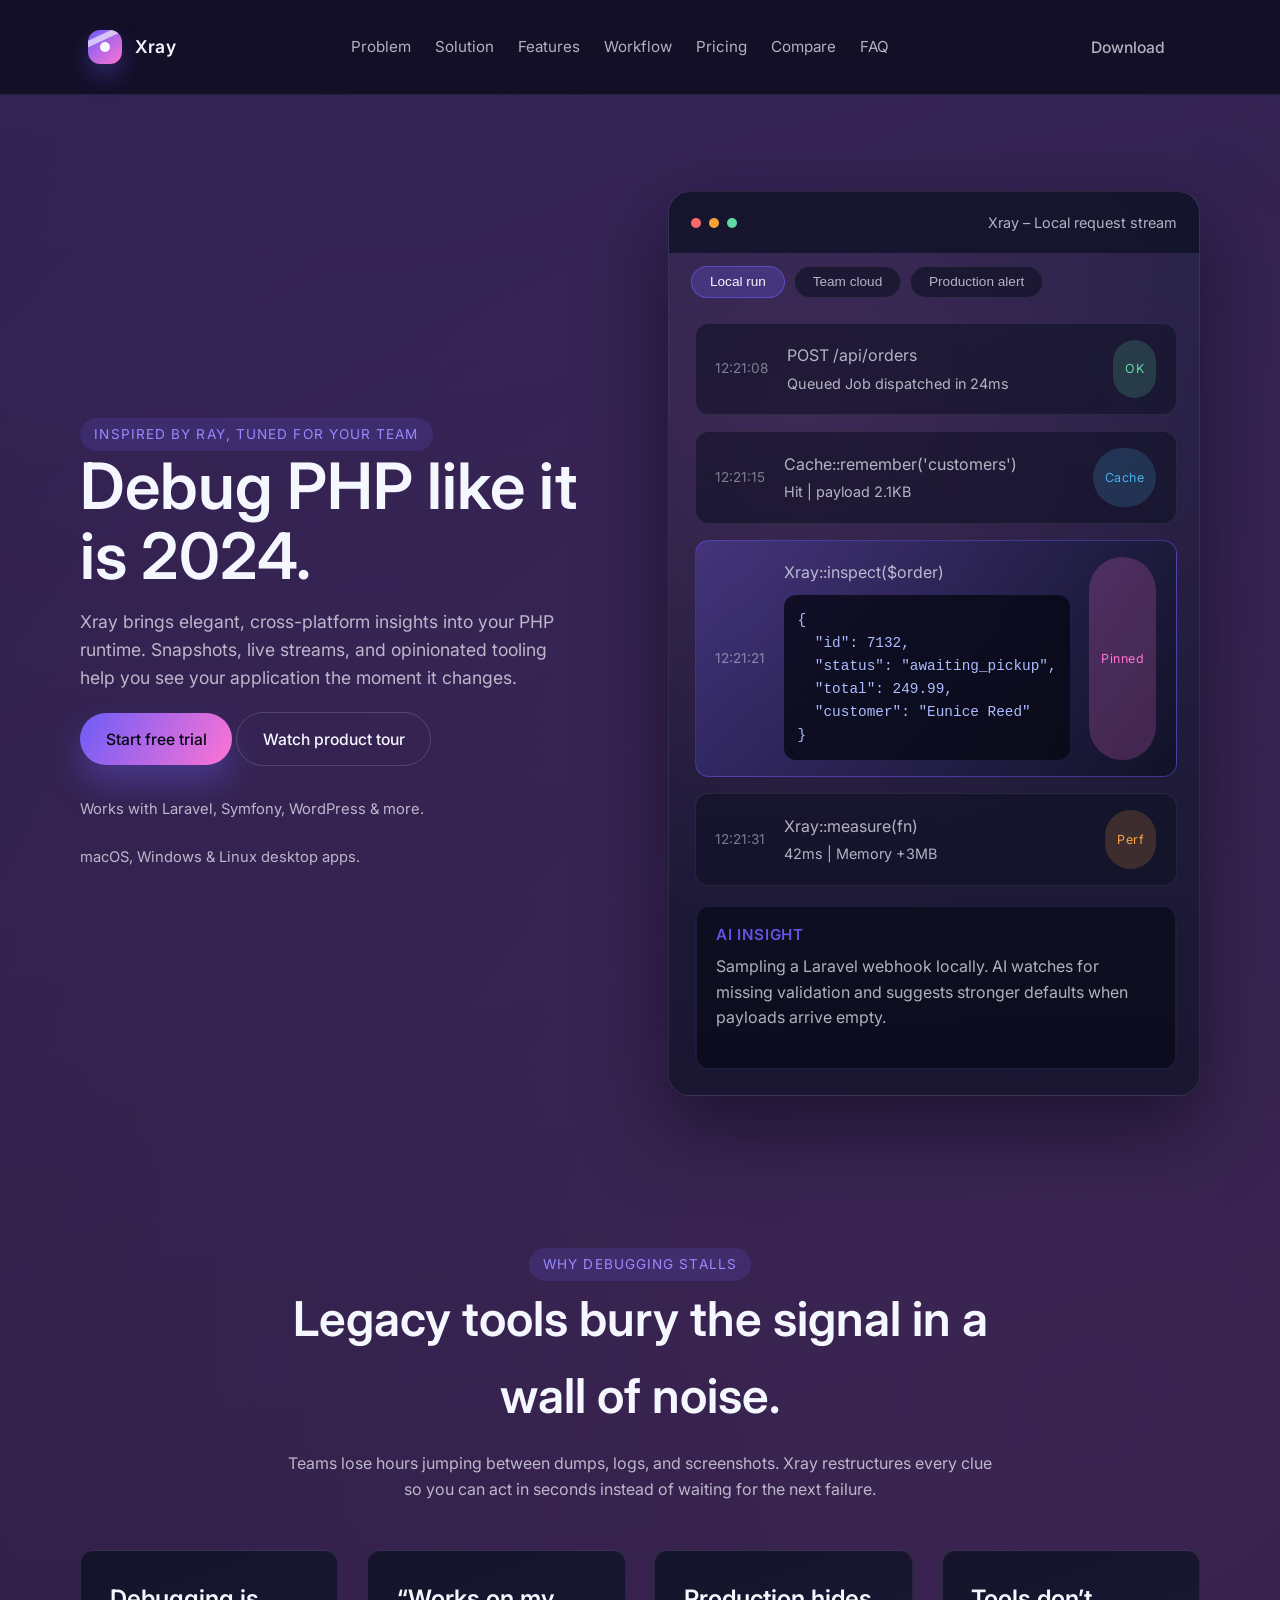
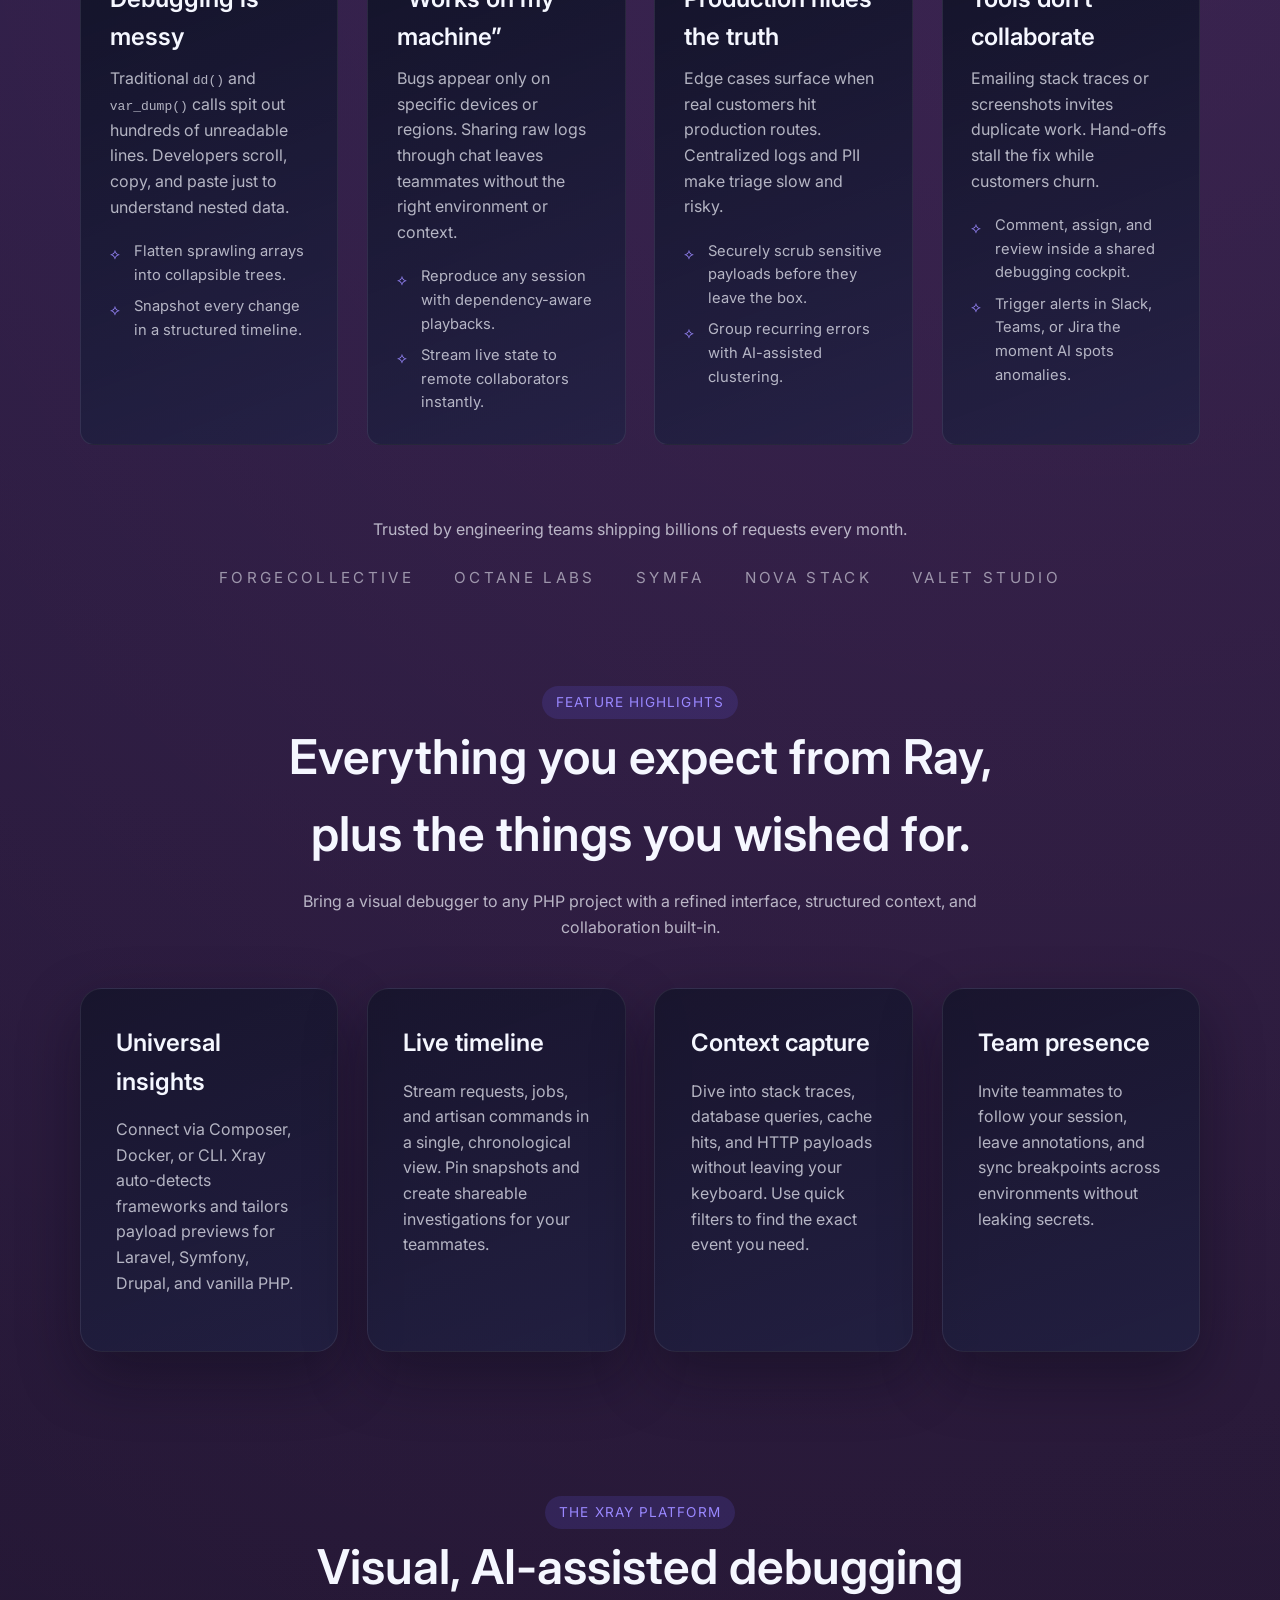
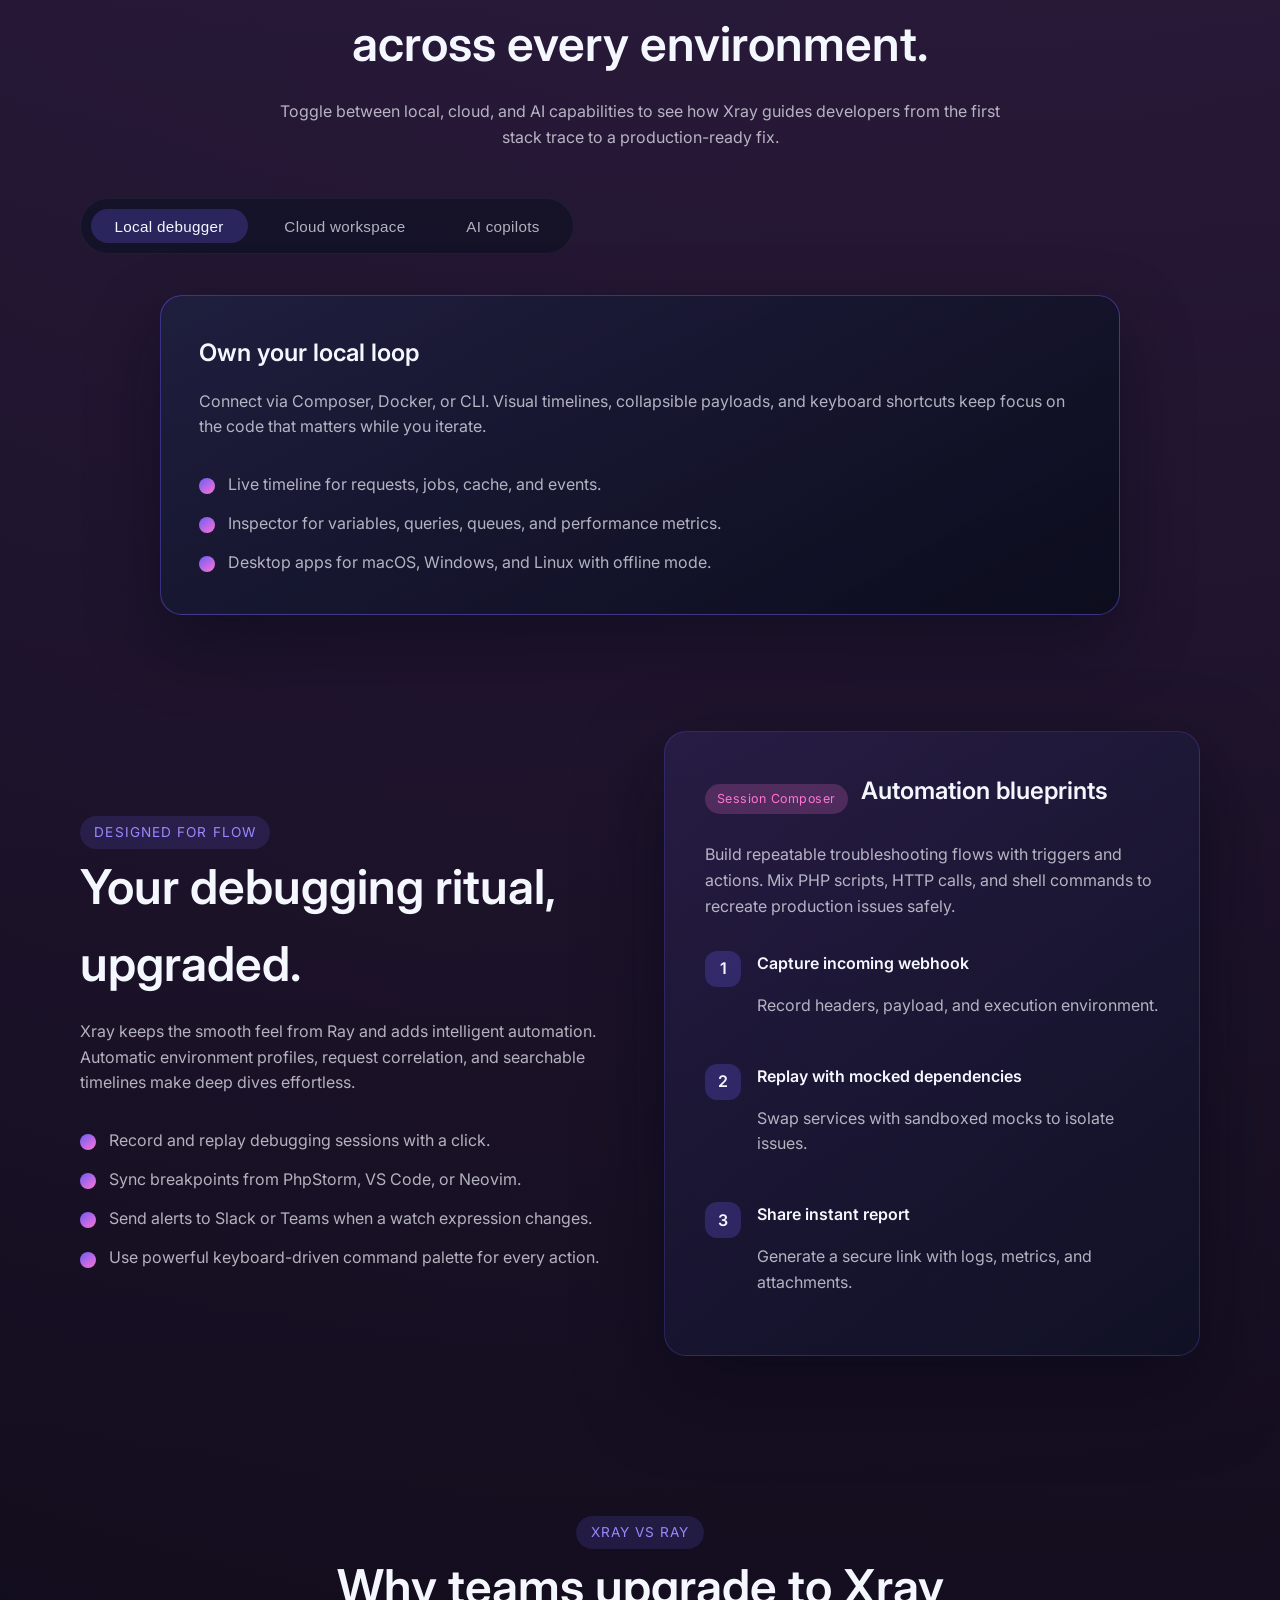
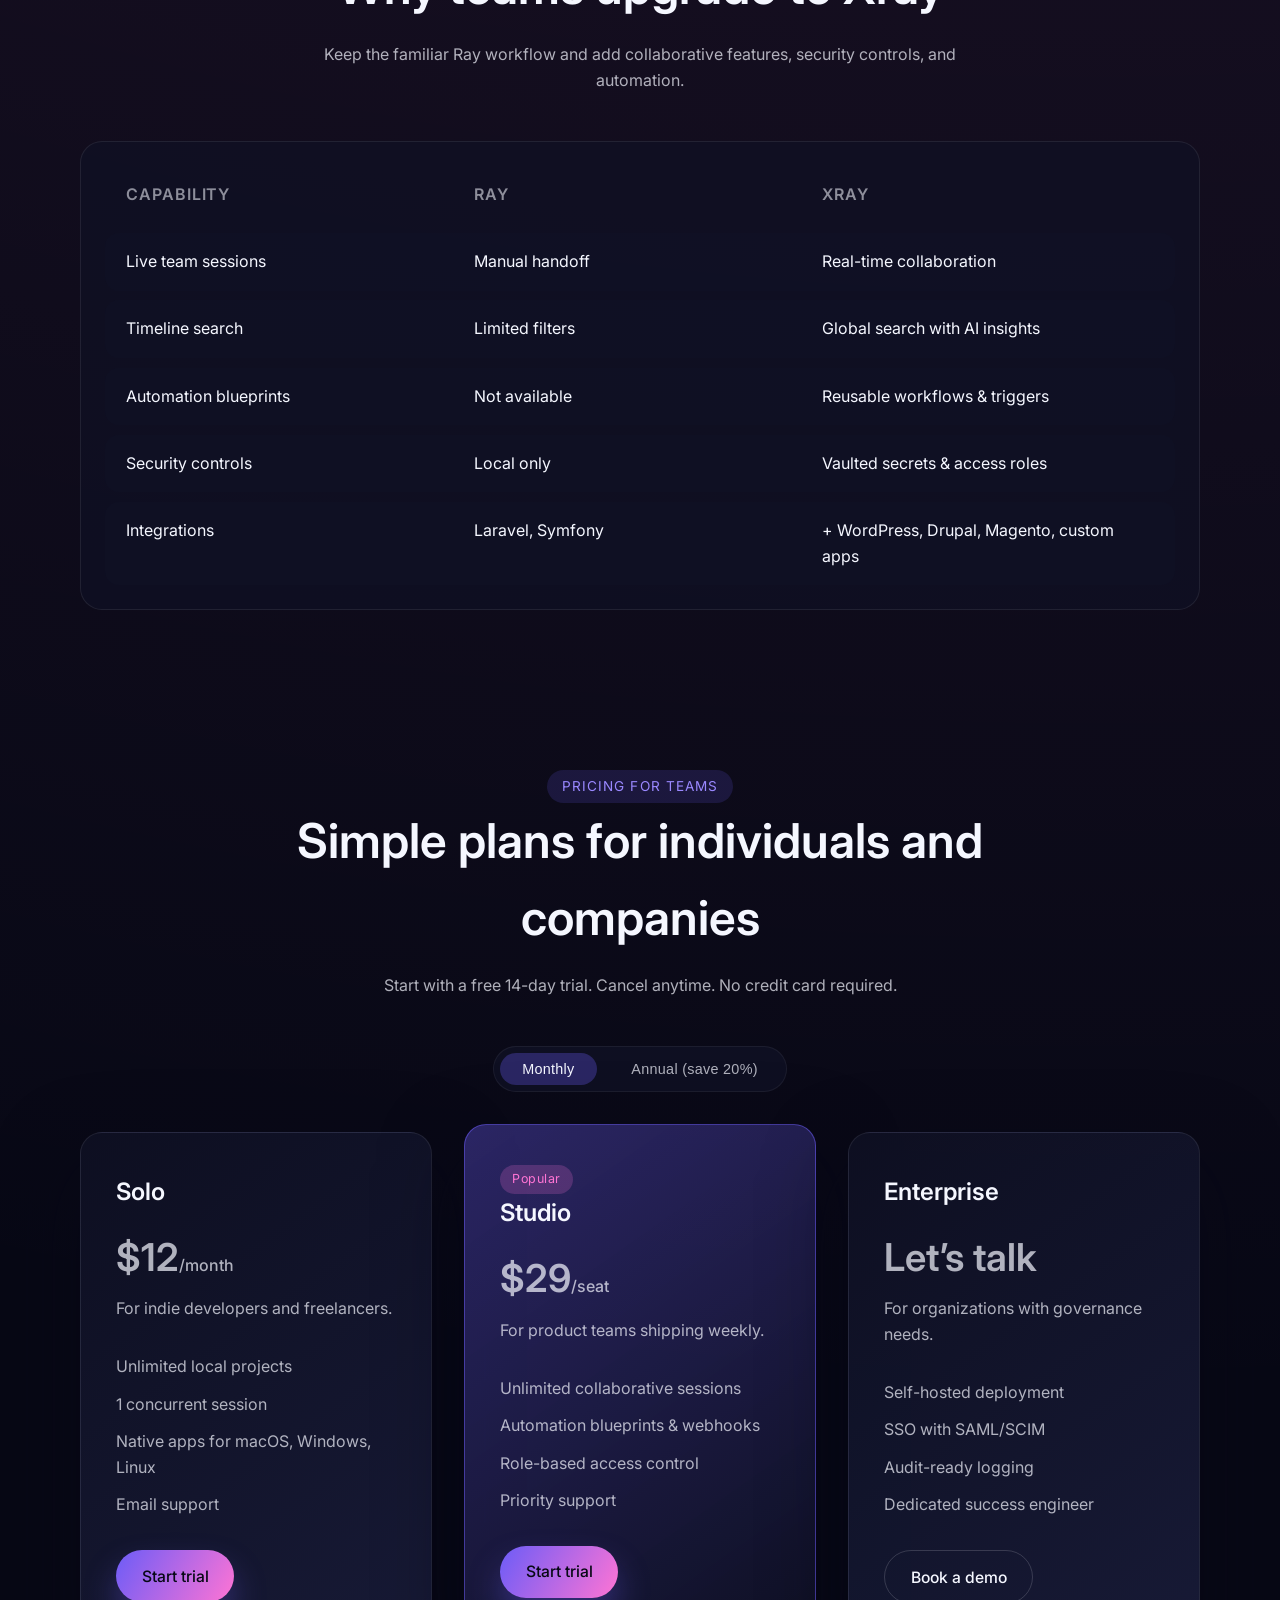
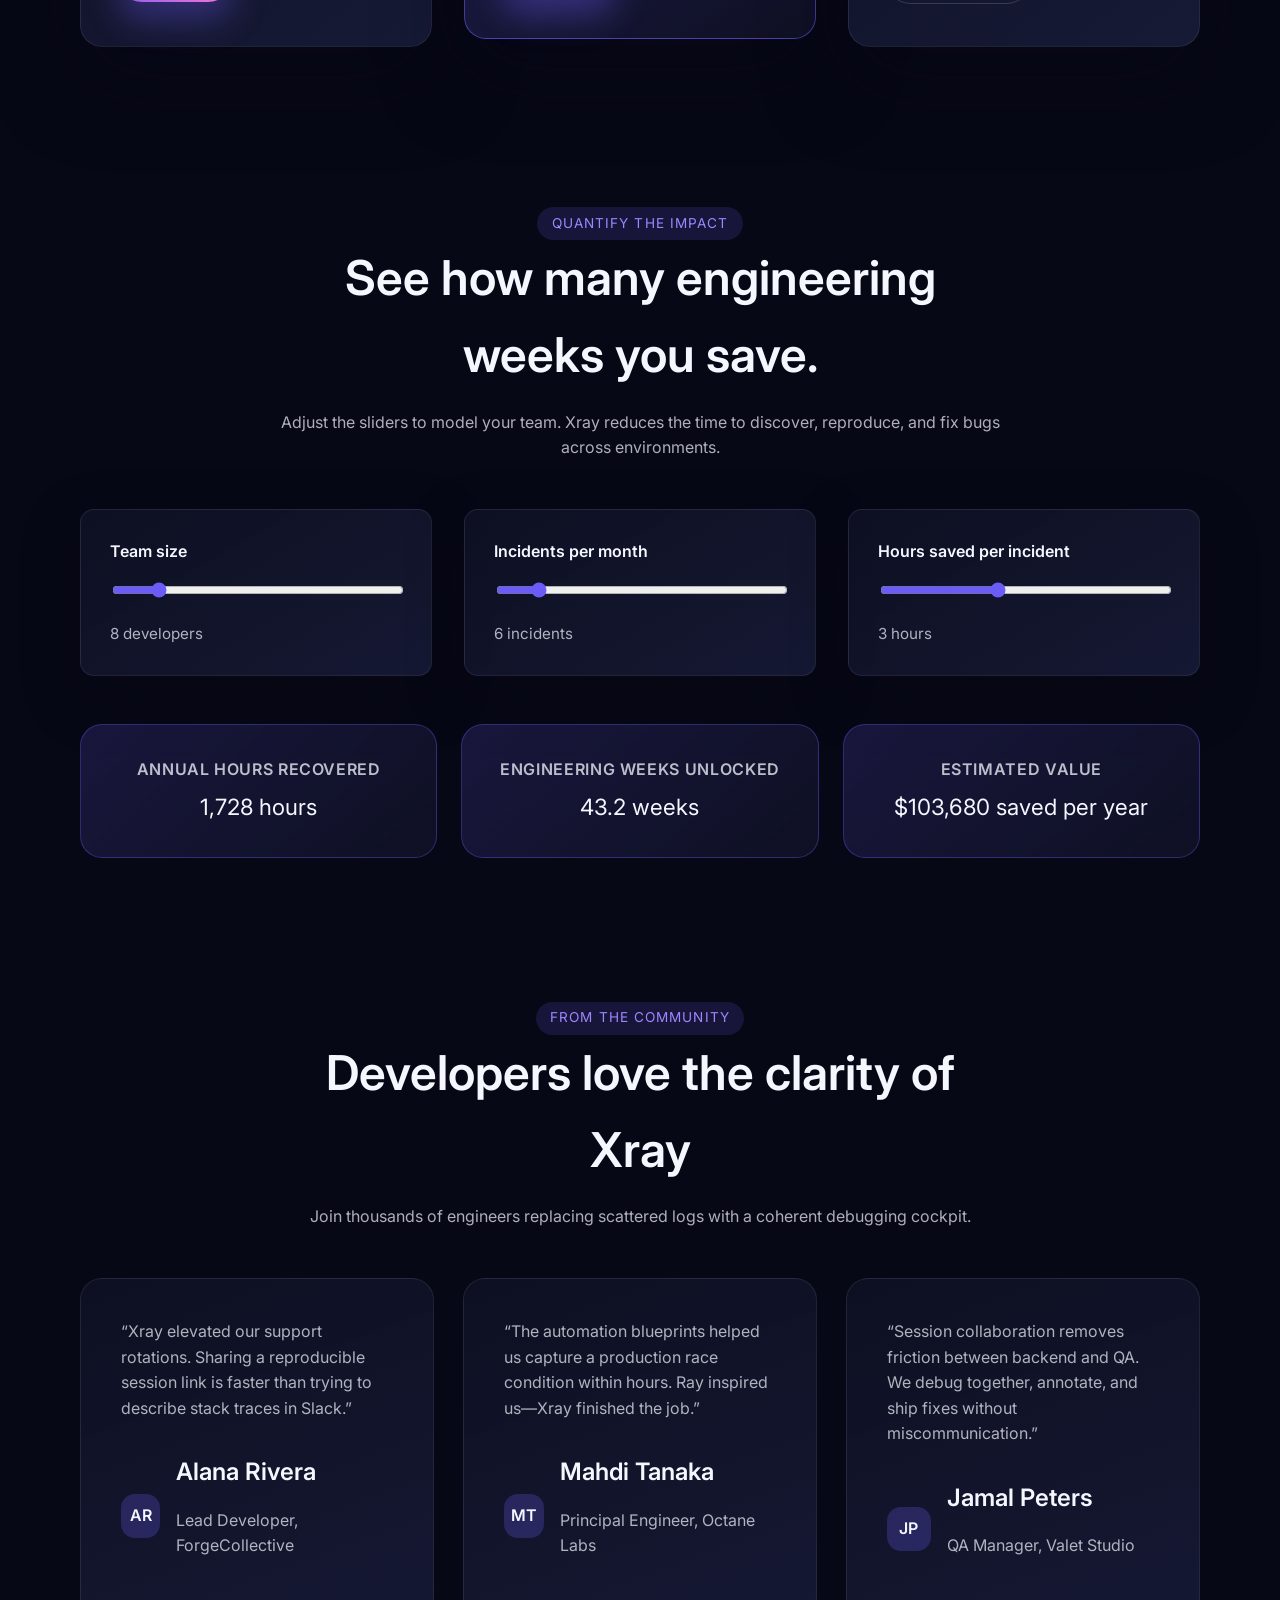
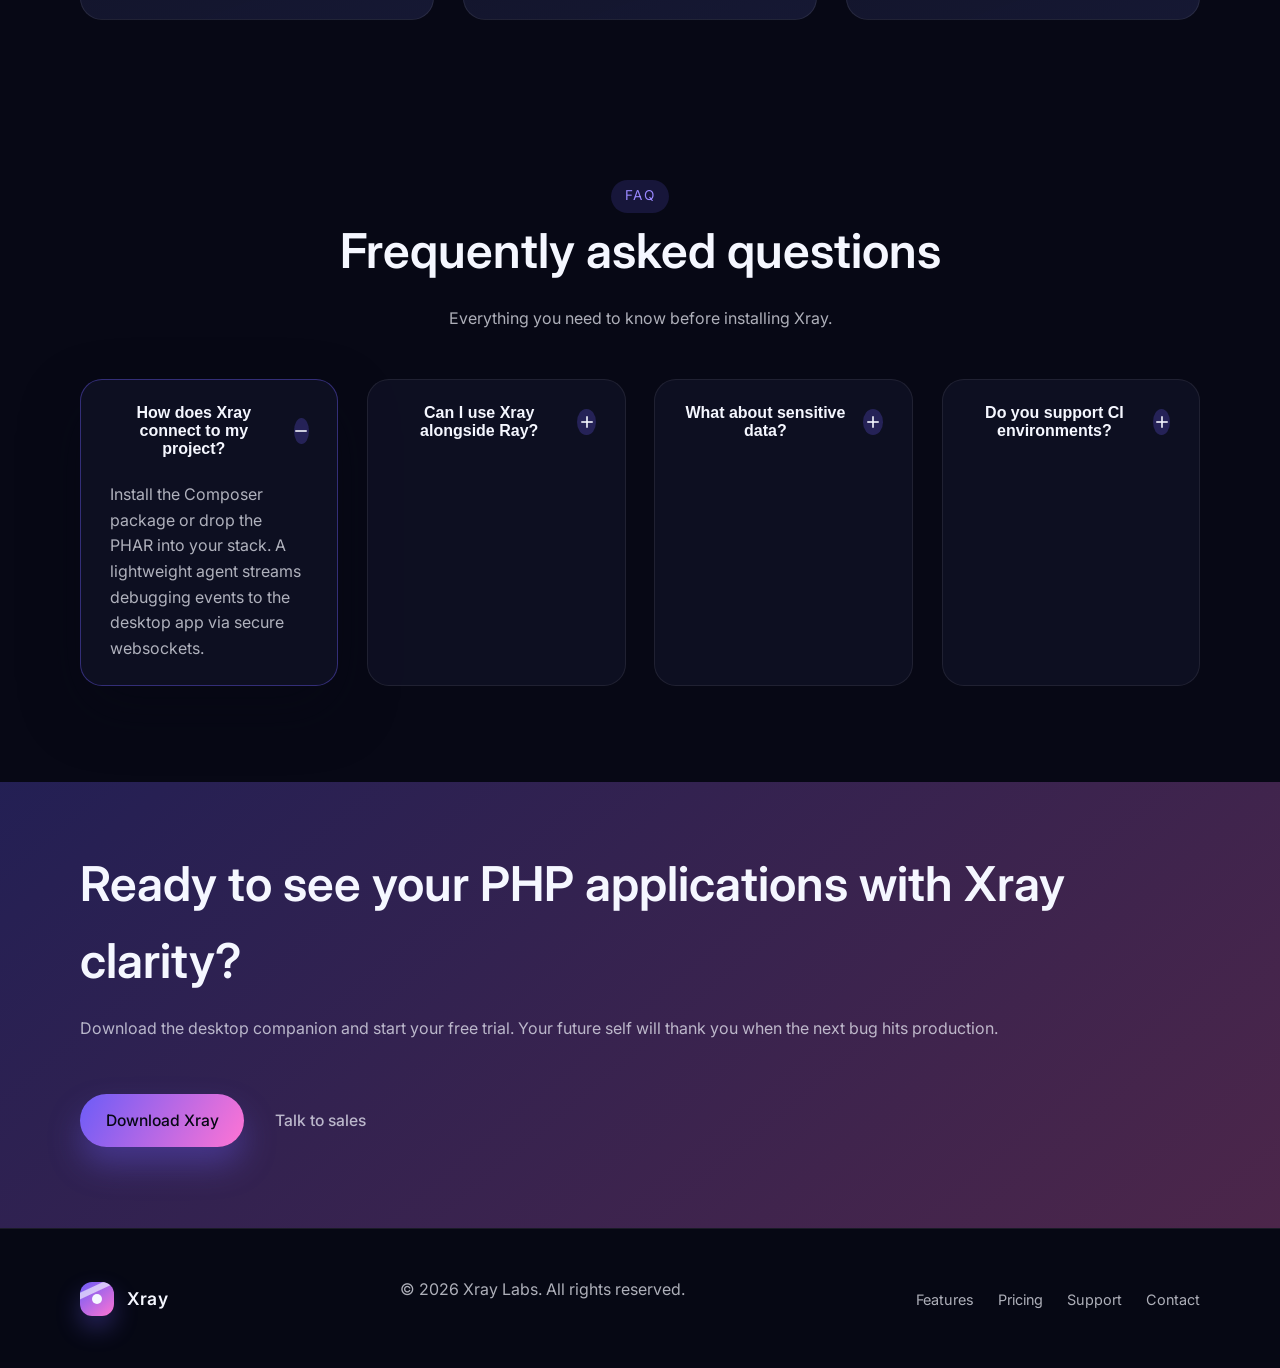
<file: xray_landing_page/index.html>
<!DOCTYPE html>
<html lang="en">
  <head>
    <meta charset="utf-8" />
    <meta name="viewport" content="width=device-width, initial-scale=1" />
    <title>Xray – Lightning fast PHP debugging</title>
    <meta
      name="description"
      content="Xray is a modern desktop companion for PHP debugging. Trace, inspect, and collaborate on your application state with fluid workflows inspired by Ray."
    />
    <link rel="preconnect" href="https://fonts.googleapis.com" />
    <link rel="preconnect" href="https://fonts.gstatic.com" crossorigin />
    <link
      href="https://fonts.googleapis.com/css2?family=Inter:wght@400;500;600;700&display=swap"
      rel="stylesheet"
    />
    <link rel="stylesheet" href="styles.css" />
  </head>
  <body>
    <header class="site-header">
      <div class="container">
        <div class="brand">
          <div class="logo" aria-hidden="true">
            <span class="beam"></span>
            <span class="dot"></span>
          </div>
          <span class="brand-name">Xray</span>
        </div>
        <nav class="primary-nav" aria-label="Primary">
          <button class="nav-toggle" aria-expanded="false" aria-controls="nav-menu">
            <span class="sr-only">Toggle navigation</span>
            <span></span>
            <span></span>
            <span></span>
          </button>
          <ul id="nav-menu">
            <li><a href="#problem">Problem</a></li>
            <li><a href="#solution">Solution</a></li>
            <li><a href="#features">Features</a></li>
            <li><a href="#workflow">Workflow</a></li>
            <li><a href="#pricing">Pricing</a></li>
            <li><a href="#compare">Compare</a></li>
            <li><a href="#faq">FAQ</a></li>
          </ul>
        </nav>
        <a class="cta ghost" href="#download">Download</a>
      </div>
    </header>

    <main>
      <section class="hero" id="download">
        <div class="container">
          <div class="hero-copy">
            <span class="pill">Inspired by Ray, tuned for your team</span>
            <h1>Debug PHP like it is 2024.</h1>
            <p>
              Xray brings elegant, cross-platform insights into your PHP runtime.
              Snapshots, live streams, and opinionated tooling help you see your
              application the moment it changes.
            </p>
            <div class="cta-row">
              <a class="cta primary" href="#pricing">Start free trial</a>
              <a class="cta secondary" href="#tour">Watch product tour</a>
            </div>
            <div class="meta">
              <span>Works with Laravel, Symfony, WordPress &amp; more.</span>
              <span>macOS, Windows &amp; Linux desktop apps.</span>
            </div>
          </div>
          <div class="hero-card" role="region" aria-label="Interactive Xray debugging timeline">
            <div class="card-header">
              <span class="status-dot"></span>
              <span class="status-dot"></span>
              <span class="status-dot"></span>
              <span class="card-title" data-card-title>Xray – Local request stream</span>
            </div>
            <div
              class="scenario-controls"
              role="tablist"
              aria-label="Toggle between Xray debugging modes"
            >
              <button
                class="scenario-btn active"
                type="button"
                role="tab"
                aria-selected="true"
                data-scenario="local"
              >
                Local run
              </button>
              <button
                class="scenario-btn"
                type="button"
                role="tab"
                aria-selected="false"
                data-scenario="cloud"
              >
                Team cloud
              </button>
              <button
                class="scenario-btn"
                type="button"
                role="tab"
                aria-selected="false"
                data-scenario="production"
              >
                Production alert
              </button>
            </div>
            <div class="card-body">
              <div class="timeline" data-timeline>
                <div class="event">
                  <span class="event-time">12:21:08</span>
                  <div>
                    <p class="event-title">POST /api/orders</p>
                    <p class="event-meta">Queued Job dispatched in 24ms</p>
                  </div>
                  <span class="badge badge-success">OK</span>
                </div>
                <div class="event">
                  <span class="event-time">12:21:15</span>
                  <div>
                    <p class="event-title">Cache::remember('customers')</p>
                    <p class="event-meta">Hit | payload 2.1KB</p>
                  </div>
                  <span class="badge badge-neutral">Cache</span>
                </div>
                <div class="event focused">
                  <span class="event-time">12:21:21</span>
                  <div>
                    <p class="event-title">Xray::inspect($order)</p>
                    <pre><code>{
  "id": 7132,
  "status": "awaiting_pickup",
  "total": 249.99,
  "customer": "Eunice Reed"
}</code></pre>
                  </div>
                  <span class="badge badge-focus">Pinned</span>
                </div>
                <div class="event">
                  <span class="event-time">12:21:31</span>
                  <div>
                    <p class="event-title">Xray::measure(fn)</p>
                    <p class="event-meta">42ms | Memory +3MB</p>
                  </div>
                  <span class="badge badge-warning">Perf</span>
                </div>
              </div>
              <aside class="ai-callout" data-ai-callout>
                <h4>AI insight</h4>
                <p>
                  Sampling a Laravel webhook locally. AI watches for missing validation and
                  suggests stronger defaults when payloads arrive empty.
                </p>
              </aside>
            </div>
          </div>
        </div>
      </section>

      <section class="problem" id="problem">
        <div class="container">
          <header class="section-header">
            <span class="pill">Why debugging stalls</span>
            <h2>Legacy tools bury the signal in a wall of noise.</h2>
            <p>
              Teams lose hours jumping between dumps, logs, and screenshots. Xray restructures
              every clue so you can act in seconds instead of waiting for the next failure.
            </p>
          </header>
          <div class="problem-grid">
            <article class="problem-card">
              <h3>Debugging is messy</h3>
              <p>
                Traditional <code>dd()</code> and <code>var_dump()</code> calls spit out hundreds of unreadable
                lines. Developers scroll, copy, and paste just to understand nested data.
              </p>
              <ul>
                <li>Flatten sprawling arrays into collapsible trees.</li>
                <li>Snapshot every change in a structured timeline.</li>
              </ul>
            </article>
            <article class="problem-card">
              <h3>“Works on my machine”</h3>
              <p>
                Bugs appear only on specific devices or regions. Sharing raw logs through chat
                leaves teammates without the right environment or context.
              </p>
              <ul>
                <li>Reproduce any session with dependency-aware playbacks.</li>
                <li>Stream live state to remote collaborators instantly.</li>
              </ul>
            </article>
            <article class="problem-card">
              <h3>Production hides the truth</h3>
              <p>
                Edge cases surface when real customers hit production routes. Centralized logs
                and PII make triage slow and risky.
              </p>
              <ul>
                <li>Securely scrub sensitive payloads before they leave the box.</li>
                <li>Group recurring errors with AI-assisted clustering.</li>
              </ul>
            </article>
            <article class="problem-card">
              <h3>Tools don’t collaborate</h3>
              <p>
                Emailing stack traces or screenshots invites duplicate work. Hand-offs stall the
                fix while customers churn.
              </p>
              <ul>
                <li>Comment, assign, and review inside a shared debugging cockpit.</li>
                <li>Trigger alerts in Slack, Teams, or Jira the moment AI spots anomalies.</li>
              </ul>
            </article>
          </div>
        </div>
      </section>

      <section class="trusted">
        <div class="container">
          <p>Trusted by engineering teams shipping billions of requests every month.</p>
          <div class="logo-row" aria-hidden="true">
            <span>ForgeCollective</span>
            <span>Octane Labs</span>
            <span>Symfa</span>
            <span>Nova Stack</span>
            <span>Valet Studio</span>
          </div>
        </div>
      </section>

      <section class="feature-grid" id="features">
        <div class="container">
          <header class="section-header">
            <span class="pill">Feature highlights</span>
            <h2>Everything you expect from Ray, plus the things you wished for.</h2>
            <p>
              Bring a visual debugger to any PHP project with a refined interface,
              structured context, and collaboration built-in.
            </p>
          </header>
          <div class="grid">
            <article class="feature-card">
              <h3>Universal insights</h3>
              <p>
                Connect via Composer, Docker, or CLI. Xray auto-detects
                frameworks and tailors payload previews for Laravel, Symfony,
                Drupal, and vanilla PHP.
              </p>
            </article>
            <article class="feature-card">
              <h3>Live timeline</h3>
              <p>
                Stream requests, jobs, and artisan commands in a single,
                chronological view. Pin snapshots and create shareable
                investigations for your teammates.
              </p>
            </article>
            <article class="feature-card">
              <h3>Context capture</h3>
              <p>
                Dive into stack traces, database queries, cache hits, and HTTP
                payloads without leaving your keyboard. Use quick filters to find
                the exact event you need.
              </p>
            </article>
            <article class="feature-card">
              <h3>Team presence</h3>
              <p>
                Invite teammates to follow your session, leave annotations, and
                sync breakpoints across environments without leaking secrets.
              </p>
            </article>
          </div>
        </div>
      </section>

      <section class="solution" id="solution">
        <div class="container">
          <header class="section-header">
            <span class="pill">The Xray platform</span>
            <h2>Visual, AI-assisted debugging across every environment.</h2>
            <p>
              Toggle between local, cloud, and AI capabilities to see how Xray guides developers
              from the first stack trace to a production-ready fix.
            </p>
          </header>
          <div class="solution-tabs" role="tablist" aria-label="Explore Xray capabilities">
            <button
              class="solution-tab active"
              type="button"
              role="tab"
              aria-selected="true"
              data-tab="local"
            >
              Local debugger
            </button>
            <button
              class="solution-tab"
              type="button"
              role="tab"
              aria-selected="false"
              data-tab="cloud"
            >
              Cloud workspace
            </button>
            <button
              class="solution-tab"
              type="button"
              role="tab"
              aria-selected="false"
              data-tab="ai"
            >
              AI copilots
            </button>
          </div>
          <div class="solution-panels">
            <article
              class="solution-panel active"
              data-panel="local"
              role="tabpanel"
              aria-label="Local debugger"
            >
              <h3>Own your local loop</h3>
              <p>
                Connect via Composer, Docker, or CLI. Visual timelines, collapsible payloads, and
                keyboard shortcuts keep focus on the code that matters while you iterate.
              </p>
              <ul class="checklist">
                <li>Live timeline for requests, jobs, cache, and events.</li>
                <li>Inspector for variables, queries, queues, and performance metrics.</li>
                <li>Desktop apps for macOS, Windows, and Linux with offline mode.</li>
              </ul>
            </article>
            <article
              class="solution-panel"
              data-panel="cloud"
              role="tabpanel"
              aria-label="Cloud workspace"
              hidden
            >
              <h3>Share context instantly</h3>
              <p>
                Capture debugging sessions in the cloud, assign teammates, and retain every
                insight. The dashboard turns sporadic incidents into repeatable workflows.
              </p>
              <ul class="checklist">
                <li>Persistent session history with environment-aware metadata.</li>
                <li>Role-based access, SSO, and encrypted secret vaults.</li>
                <li>Automation blueprints to replay incidents and ship fixes faster.</li>
              </ul>
            </article>
            <article
              class="solution-panel"
              data-panel="ai"
              role="tabpanel"
              aria-label="AI copilots"
              hidden
            >
              <h3>Let AI surface the fix</h3>
              <p>
                An embedded LLM clusters similar errors, identifies root causes, and proposes
                validation, performance, or architectural improvements before you ask.
              </p>
              <ul class="checklist">
                <li>Spot null references, missing validation, and slow queries automatically.</li>
                <li>Generate remediation checklists tailored to your stack.</li>
                <li>Control costs with on-demand or cached analysis per incident.</li>
              </ul>
            </article>
          </div>
        </div>
      </section>

      <section class="workflow" id="workflow">
        <div class="container">
          <div class="workflow-copy">
            <span class="pill">Designed for flow</span>
            <h2>Your debugging ritual, upgraded.</h2>
            <p>
              Xray keeps the smooth feel from Ray and adds intelligent
              automation. Automatic environment profiles, request correlation,
              and searchable timelines make deep dives effortless.
            </p>
            <ul class="checklist">
              <li>Record and replay debugging sessions with a click.</li>
              <li>Sync breakpoints from PhpStorm, VS Code, or Neovim.</li>
              <li>Send alerts to Slack or Teams when a watch expression changes.</li>
              <li>Use powerful keyboard-driven command palette for every action.</li>
            </ul>
          </div>
          <div class="workflow-card" id="tour">
            <header>
              <span class="badge badge-focus">Session Composer</span>
              <h3>Automation blueprints</h3>
            </header>
            <p>
              Build repeatable troubleshooting flows with triggers and actions.
              Mix PHP scripts, HTTP calls, and shell commands to recreate
              production issues safely.
            </p>
            <div class="blueprint">
              <div class="blueprint-step">
                <span class="step-index">1</span>
                <div>
                  <h4>Capture incoming webhook</h4>
                  <p>Record headers, payload, and execution environment.</p>
                </div>
              </div>
              <div class="blueprint-step">
                <span class="step-index">2</span>
                <div>
                  <h4>Replay with mocked dependencies</h4>
                  <p>Swap services with sandboxed mocks to isolate issues.</p>
                </div>
              </div>
              <div class="blueprint-step">
                <span class="step-index">3</span>
                <div>
                  <h4>Share instant report</h4>
                  <p>Generate a secure link with logs, metrics, and attachments.</p>
                </div>
              </div>
            </div>
          </div>
        </div>
      </section>

      <section class="comparison" id="compare">
        <div class="container">
          <header class="section-header">
            <span class="pill">Xray vs Ray</span>
            <h2>Why teams upgrade to Xray</h2>
            <p>
              Keep the familiar Ray workflow and add collaborative features,
              security controls, and automation.
            </p>
          </header>
          <div class="comparison-table" role="table" aria-label="Comparison between Xray and Ray">
            <div class="row header" role="row">
              <div role="columnheader">Capability</div>
              <div role="columnheader">Ray</div>
              <div role="columnheader">Xray</div>
            </div>
            <div class="row" role="row">
              <div role="cell">Live team sessions</div>
              <div role="cell">Manual handoff</div>
              <div role="cell" class="highlight">Real-time collaboration</div>
            </div>
            <div class="row" role="row">
              <div role="cell">Timeline search</div>
              <div role="cell">Limited filters</div>
              <div role="cell" class="highlight">Global search with AI insights</div>
            </div>
            <div class="row" role="row">
              <div role="cell">Automation blueprints</div>
              <div role="cell">Not available</div>
              <div role="cell" class="highlight">Reusable workflows &amp; triggers</div>
            </div>
            <div class="row" role="row">
              <div role="cell">Security controls</div>
              <div role="cell">Local only</div>
              <div role="cell" class="highlight">Vaulted secrets &amp; access roles</div>
            </div>
            <div class="row" role="row">
              <div role="cell">Integrations</div>
              <div role="cell">Laravel, Symfony</div>
              <div role="cell" class="highlight">+ WordPress, Drupal, Magento, custom apps</div>
            </div>
          </div>
        </div>
      </section>

      <section class="pricing" id="pricing">
        <div class="container">
          <header class="section-header">
            <span class="pill">Pricing for teams</span>
            <h2>Simple plans for individuals and companies</h2>
            <p>Start with a free 14-day trial. Cancel anytime. No credit card required.</p>
          </header>
          <div class="billing-toggle" role="group" aria-label="Switch between monthly and annual pricing">
            <button class="billing-btn active" type="button" data-billing="monthly">Monthly</button>
            <button class="billing-btn" type="button" data-billing="annual">Annual (save 20%)</button>
          </div>
          <div class="pricing-grid">
            <article class="pricing-card">
              <h3>Solo</h3>
              <p
                class="price"
                data-price-solo
                data-monthly="12"
                data-annual="115"
                data-unit-month="/month"
                data-unit-annual="/year"
              >
                $12<span>/month</span>
              </p>
              <p class="subtitle">For indie developers and freelancers.</p>
              <ul>
                <li>Unlimited local projects</li>
                <li>1 concurrent session</li>
                <li>Native apps for macOS, Windows, Linux</li>
                <li>Email support</li>
              </ul>
              <a class="cta primary" href="#download">Start trial</a>
            </article>
            <article class="pricing-card featured">
              <span class="badge badge-focus">Popular</span>
              <h3>Studio</h3>
              <p
                class="price"
                data-price-studio
                data-monthly="29"
                data-annual="279"
                data-unit-month="/seat"
                data-unit-annual="/seat/year"
              >
                $29<span>/seat</span>
              </p>
              <p class="subtitle">For product teams shipping weekly.</p>
              <ul>
                <li>Unlimited collaborative sessions</li>
                <li>Automation blueprints &amp; webhooks</li>
                <li>Role-based access control</li>
                <li>Priority support</li>
              </ul>
              <a class="cta primary" href="#download">Start trial</a>
            </article>
            <article class="pricing-card">
              <h3>Enterprise</h3>
              <p class="price">Let’s talk</p>
              <p class="subtitle">For organizations with governance needs.</p>
              <ul>
                <li>Self-hosted deployment</li>
                <li>SSO with SAML/SCIM</li>
                <li>Audit-ready logging</li>
                <li>Dedicated success engineer</li>
              </ul>
              <a class="cta secondary" href="mailto:hello@xray.app">Book a demo</a>
            </article>
          </div>
        </div>
      </section>

      <section class="roi" aria-label="ROI calculator for Xray">
        <div class="container">
          <header class="section-header">
            <span class="pill">Quantify the impact</span>
            <h2>See how many engineering weeks you save.</h2>
            <p>
              Adjust the sliders to model your team. Xray reduces the time to discover, reproduce,
              and fix bugs across environments.
            </p>
          </header>
          <div class="roi-calculator">
            <div class="roi-input">
              <label for="team-size">Team size</label>
              <input type="range" id="team-size" min="1" max="50" value="8" />
              <output id="team-size-output" for="team-size">8 developers</output>
            </div>
            <div class="roi-input">
              <label for="incidents">Incidents per month</label>
              <input type="range" id="incidents" min="1" max="40" value="6" />
              <output id="incidents-output" for="incidents">6 incidents</output>
            </div>
            <div class="roi-input">
              <label for="hours">Hours saved per incident</label>
              <input type="range" id="hours" min="1" max="6" value="3" step="1" />
              <output id="hours-output" for="hours">3 hours</output>
            </div>
          </div>
          <div class="roi-results">
            <div>
              <h3>Annual hours recovered</h3>
              <p><span id="hours-recovered">0</span> hours</p>
            </div>
            <div>
              <h3>Engineering weeks unlocked</h3>
              <p><span id="weeks-recovered">0</span> weeks</p>
            </div>
            <div>
              <h3>Estimated value</h3>
              <p>$<span id="value-recovered">0</span> saved per year</p>
            </div>
          </div>
        </div>
      </section>

      <section class="testimonials">
        <div class="container">
          <header class="section-header">
            <span class="pill">From the community</span>
            <h2>Developers love the clarity of Xray</h2>
            <p>
              Join thousands of engineers replacing scattered logs with a coherent debugging cockpit.
            </p>
          </header>
          <div class="testimonial-grid">
            <article>
              <p>
                “Xray elevated our support rotations. Sharing a reproducible session link is faster than trying to describe stack traces in Slack.”
              </p>
              <div class="author">
                <span class="avatar" aria-hidden="true">AR</span>
                <div>
                  <h3>Alana Rivera</h3>
                  <p>Lead Developer, ForgeCollective</p>
                </div>
              </div>
            </article>
            <article>
              <p>
                “The automation blueprints helped us capture a production race condition within hours. Ray inspired us—Xray finished the job.”
              </p>
              <div class="author">
                <span class="avatar" aria-hidden="true">MT</span>
                <div>
                  <h3>Mahdi Tanaka</h3>
                  <p>Principal Engineer, Octane Labs</p>
                </div>
              </div>
            </article>
            <article>
              <p>
                “Session collaboration removes friction between backend and QA. We debug together, annotate, and ship fixes without miscommunication.”
              </p>
              <div class="author">
                <span class="avatar" aria-hidden="true">JP</span>
                <div>
                  <h3>Jamal Peters</h3>
                  <p>QA Manager, Valet Studio</p>
                </div>
              </div>
            </article>
          </div>
        </div>
      </section>

      <section class="faq" id="faq">
        <div class="container">
          <header class="section-header">
            <span class="pill">FAQ</span>
            <h2>Frequently asked questions</h2>
            <p>Everything you need to know before installing Xray.</p>
          </header>
          <div class="faq-grid">
            <article class="faq-item open">
              <button class="faq-question" type="button" aria-expanded="true">
                <span>How does Xray connect to my project?</span>
                <span class="faq-icon" aria-hidden="true"></span>
              </button>
              <div class="faq-answer">
                <p>
                  Install the Composer package or drop the PHAR into your stack. A lightweight agent
                  streams debugging events to the desktop app via secure websockets.
                </p>
              </div>
            </article>
            <article class="faq-item">
              <button class="faq-question" type="button" aria-expanded="false">
                <span>Can I use Xray alongside Ray?</span>
                <span class="faq-icon" aria-hidden="true"></span>
              </button>
              <div class="faq-answer">
                <p>
                  Yes. Xray respects existing Ray calls and extends them with timeline metadata. You
                  can even run both apps simultaneously while evaluating Xray in your workflow.
                </p>
              </div>
            </article>
            <article class="faq-item">
              <button class="faq-question" type="button" aria-expanded="false">
                <span>What about sensitive data?</span>
                <span class="faq-icon" aria-hidden="true"></span>
              </button>
              <div class="faq-answer">
                <p>
                  Secrets never leave your environment. Mask fields globally, scrub payloads with custom
                  rules, and audit access through immutable logs.
                </p>
              </div>
            </article>
            <article class="faq-item">
              <button class="faq-question" type="button" aria-expanded="false">
                <span>Do you support CI environments?</span>
                <span class="faq-icon" aria-hidden="true"></span>
              </button>
              <div class="faq-answer">
                <p>
                  Use the headless CLI to capture traces directly in CI/CD. Export HTML or JSON reports,
                  then attach them to pull requests or issue trackers automatically.
                </p>
              </div>
            </article>
          </div>
        </div>
      </section>

      <section class="cta-banner">
        <div class="container">
          <div>
            <h2>Ready to see your PHP applications with Xray clarity?</h2>
            <p>
              Download the desktop companion and start your free trial. Your
              future self will thank you when the next bug hits production.
            </p>
          </div>
          <div class="cta-row">
            <a class="cta primary" href="#download">Download Xray</a>
            <a class="cta ghost" href="mailto:hello@xray.app">Talk to sales</a>
          </div>
        </div>
      </section>
    </main>

    <footer class="site-footer">
      <div class="container">
        <div class="brand">
          <div class="logo" aria-hidden="true">
            <span class="beam"></span>
            <span class="dot"></span>
          </div>
          <span class="brand-name">Xray</span>
        </div>
        <p>&copy; <span id="year"></span> Xray Labs. All rights reserved.</p>
        <nav aria-label="Footer">
          <a href="#features">Features</a>
          <a href="#pricing">Pricing</a>
          <a href="#faq">Support</a>
          <a href="mailto:hello@xray.app">Contact</a>
        </nav>
      </div>
    </footer>

    <script src="script.js"></script>
  </body>
</html>
</file>
<file: xray_landing_page/styles.css>
:root {
  --bg: #070815;
  --bg-elevated: #101226;
  --bg-subtle: #161932;
  --bg-surface: #1e2244;
  --text: #f5f7ff;
  --text-muted: rgba(245, 247, 255, 0.7);
  --accent: #6c5cf7;
  --accent-soft: rgba(108, 92, 247, 0.35);
  --accent-strong: #9a88ff;
  --success: #5fd9a6;
  --warning: #f9a23c;
  --neutral: #49b0e8;
  --focus: #ff74d4;
  --shadow: 0 32px 80px rgba(7, 8, 21, 0.55);
  --radius: 22px;
  --radius-sm: 14px;
  --max-width: 1120px;
  font-family: "Inter", -apple-system, BlinkMacSystemFont, "Segoe UI", sans-serif;
}

*,
*::before,
*::after {
  box-sizing: border-box;
}

body {
  margin: 0;
  font-family: inherit;
  background: radial-gradient(circle at 25% -10%, rgba(108, 92, 247, 0.24), transparent 55%),
    radial-gradient(circle at 85% 15%, rgba(255, 116, 212, 0.18), transparent 60%), var(--bg);
  color: var(--text);
  line-height: 1.6;
}

img {
  max-width: 100%;
  display: block;
}

a {
  color: inherit;
  text-decoration: none;
}

p {
  margin: 0 0 1.25rem;
  color: var(--text-muted);
}

h1,
h2,
h3,
h4 {
  color: var(--text);
  margin: 0 0 1rem;
  font-weight: 600;
}

h1 {
  font-size: clamp(2.75rem, 6vw, 4rem);
  line-height: 1.1;
}

h2 {
  font-size: clamp(2.2rem, 4vw, 3rem);
}

h3 {
  font-size: 1.5rem;
}

.container {
  width: min(var(--max-width), calc(100% - 3rem));
  margin: 0 auto;
}

.site-header {
  position: sticky;
  top: 0;
  backdrop-filter: blur(14px);
  background: rgba(7, 8, 21, 0.7);
  border-bottom: 1px solid rgba(245, 247, 255, 0.08);
  z-index: 10;
}

.site-header > .container {
  display: flex;
  align-items: center;
  justify-content: space-between;
  padding: 1.25rem 0.5rem;
  gap: 1rem;
}

.brand {
  display: flex;
  align-items: center;
  gap: 0.8rem;
  font-weight: 600;
  letter-spacing: 0.02em;
}

.logo {
  position: relative;
  width: 34px;
  height: 34px;
  border-radius: 12px;
  background: linear-gradient(140deg, var(--accent), var(--focus));
  display: grid;
  place-items: center;
  overflow: hidden;
  box-shadow: 0 12px 24px rgba(108, 92, 247, 0.32);
}

.logo .beam {
  position: absolute;
  width: 120%;
  height: 6px;
  background: rgba(245, 247, 255, 0.65);
  transform: rotate(-25deg) translateY(-10px);
  filter: blur(0.5px);
}

.logo .dot {
  width: 10px;
  height: 10px;
  border-radius: 50%;
  background: var(--text);
}

.brand-name {
  font-size: 1.1rem;
}

.primary-nav {
  display: flex;
  align-items: center;
  gap: 1rem;
}

.primary-nav ul {
  list-style: none;
  display: flex;
  align-items: center;
  gap: 1.5rem;
  padding: 0;
  margin: 0;
}

.primary-nav a {
  font-size: 0.95rem;
  color: var(--text-muted);
  transition: color 0.2s ease;
}

.primary-nav a:hover,
.primary-nav a:focus-visible {
  color: var(--text);
}

.nav-toggle {
  display: none;
  flex-direction: column;
  gap: 4px;
  width: 44px;
  height: 44px;
  align-items: center;
  justify-content: center;
  border-radius: 50%;
  background: rgba(16, 18, 38, 0.6);
  border: 1px solid rgba(245, 247, 255, 0.12);
  cursor: pointer;
}

.nav-toggle span {
  width: 20px;
  height: 2px;
  background: var(--text);
}

.cta {
  display: inline-flex;
  align-items: center;
  justify-content: center;
  padding: 0.85rem 1.6rem;
  border-radius: 999px;
  font-weight: 500;
  font-size: 0.98rem;
  gap: 0.4rem;
  transition: transform 0.2s ease, box-shadow 0.2s ease, background 0.2s ease,
    color 0.2s ease;
}

.cta.primary {
  background: linear-gradient(120deg, var(--accent), var(--focus));
  color: var(--bg);
  box-shadow: 0 18px 32px rgba(108, 92, 247, 0.35);
}

.cta.primary:hover {
  transform: translateY(-2px);
}

.cta.secondary {
  border: 1px solid rgba(245, 247, 255, 0.16);
  background: transparent;
  color: var(--text);
}

.cta.secondary:hover {
  background: rgba(245, 247, 255, 0.08);
}

.cta.ghost {
  border: 1px solid transparent;
  color: var(--text-muted);
}

.cta.ghost:hover {
  color: var(--text);
}

.hero {
  padding: 6rem 0 5rem;
}

.hero .container {
  display: grid;
  gap: 3.5rem;
  grid-template-columns: repeat(auto-fit, minmax(280px, 1fr));
  align-items: center;
}

.hero-copy p {
  font-size: 1.1rem;
  max-width: 480px;
}

.pill {
  display: inline-flex;
  align-items: center;
  gap: 0.4rem;
  padding: 0.35rem 0.9rem;
  border-radius: 999px;
  background: rgba(108, 92, 247, 0.16);
  color: var(--accent-strong);
  font-size: 0.85rem;
  letter-spacing: 0.08em;
  text-transform: uppercase;
}

.meta {
  display: flex;
  gap: 1.5rem;
  flex-wrap: wrap;
  margin-top: 2rem;
  font-size: 0.92rem;
  color: var(--text-muted);
}

.hero-card {
  background: linear-gradient(180deg, rgba(30, 34, 68, 0.6), rgba(16, 18, 38, 0.75));
  border-radius: var(--radius);
  border: 1px solid rgba(245, 247, 255, 0.08);
  box-shadow: var(--shadow);
  overflow: hidden;
  position: relative;
  transform-style: preserve-3d;
  transform: perspective(1400px) rotateX(calc(var(--tilt-x, 0) * 1deg))
    rotateY(calc(var(--tilt-y, 0) * 1deg));
  transition: transform 0.35s ease, box-shadow 0.35s ease;
}

.hero-card:hover {
  box-shadow: 0 40px 110px rgba(7, 8, 21, 0.65);
}

.hero-card::after {
  content: "";
  position: absolute;
  inset: 0;
  background: radial-gradient(circle at 25% 25%, rgba(255, 116, 212, 0.12), transparent 65%);
  pointer-events: none;
}

.card-header {
  display: flex;
  align-items: center;
  gap: 0.5rem;
  padding: 1.2rem 1.4rem;
  background: rgba(16, 18, 38, 0.8);
  position: relative;
  z-index: 1;
}

.status-dot {
  width: 10px;
  height: 10px;
  border-radius: 50%;
  background: rgba(245, 247, 255, 0.25);
}

.status-dot:nth-of-type(1) {
  background: #ff6b6b;
}

.status-dot:nth-of-type(2) {
  background: #f9a23c;
}

.status-dot:nth-of-type(3) {
  background: #5fd9a6;
}

.card-title {
  margin-left: auto;
  font-size: 0.9rem;
  color: var(--text-muted);
}

.card-body {
  padding: 1.6rem;
  display: grid;
  gap: 1.2rem;
  position: relative;
  z-index: 1;
}

.scenario-controls {
  display: flex;
  align-items: center;
  gap: 0.6rem;
  padding: 0.8rem 1.4rem 0;
  flex-wrap: wrap;
  position: relative;
  z-index: 1;
}

.scenario-btn {
  background: rgba(16, 18, 38, 0.65);
  border: 1px solid rgba(245, 247, 255, 0.08);
  color: var(--text-muted);
  padding: 0.45rem 1.1rem;
  border-radius: 999px;
  cursor: pointer;
  font-size: 0.85rem;
  transition: border 0.2s ease, color 0.2s ease, background 0.2s ease;
}

.scenario-btn:hover {
  color: var(--text);
  border-color: rgba(108, 92, 247, 0.35);
}

.scenario-btn.active,
.scenario-btn:focus-visible {
  outline: none;
  border-color: rgba(108, 92, 247, 0.6);
  color: var(--text);
  background: rgba(108, 92, 247, 0.25);
}

.ai-callout {
  border-radius: var(--radius-sm);
  border: 1px solid rgba(245, 247, 255, 0.08);
  background: rgba(10, 12, 28, 0.8);
  padding: 1.1rem 1.3rem;
  box-shadow: inset 0 0 0 1px rgba(108, 92, 247, 0.15);
}

.ai-callout h4 {
  margin: 0 0 0.4rem;
  font-size: 0.95rem;
  letter-spacing: 0.04em;
  text-transform: uppercase;
  color: rgba(108, 92, 247, 0.9);
}

.timeline {
  display: grid;
  gap: 1rem;
}

.event {
  display: grid;
  grid-template-columns: auto 1fr auto;
  gap: 1.2rem;
  padding: 1rem 1.2rem;
  border-radius: var(--radius-sm);
  background: rgba(16, 18, 38, 0.6);
  border: 1px solid rgba(245, 247, 255, 0.08);
}

.event p {
  margin: 0.2rem 0;
}

.event pre {
  margin: 0.6rem 0 0;
  background: rgba(7, 8, 21, 0.8);
  border-radius: 12px;
  padding: 0.85rem;
  font-family: "JetBrains Mono", "Fira Code", ui-monospace, SFMono-Regular,
    Menlo, Monaco, Consolas, "Liberation Mono", "Courier New", monospace;
  font-size: 0.9rem;
  color: #adbcff;
  overflow-x: auto;
}

.event-time {
  font-size: 0.85rem;
  color: rgba(245, 247, 255, 0.45);
  align-self: center;
}

.event-meta {
  font-size: 0.9rem;
}

.badge {
  display: inline-flex;
  align-items: center;
  justify-content: center;
  padding: 0.3rem 0.75rem;
  border-radius: 999px;
  font-size: 0.78rem;
  letter-spacing: 0.04em;
}

.badge-success {
  background: rgba(95, 217, 166, 0.18);
  color: var(--success);
}

.badge-warning {
  background: rgba(249, 162, 60, 0.18);
  color: var(--warning);
}

.badge-neutral {
  background: rgba(73, 176, 232, 0.18);
  color: var(--neutral);
}

.badge-focus {
  background: rgba(255, 116, 212, 0.2);
  color: var(--focus);
}

.event.focused {
  background: linear-gradient(120deg, rgba(108, 92, 247, 0.28), rgba(16, 18, 38, 0.85));
  border-color: rgba(108, 92, 247, 0.45);
}

.trusted {
  padding: 2.5rem 0 0;
}

.trusted .container {
  text-align: center;
}

.problem {
  padding: 4.5rem 0 2rem;
}

.problem-grid {
  display: grid;
  gap: 1.8rem;
  grid-template-columns: repeat(auto-fit, minmax(240px, 1fr));
  margin-top: 3rem;
}

.problem-card {
  background: linear-gradient(160deg, rgba(16, 18, 38, 0.9), rgba(30, 34, 68, 0.65));
  border-radius: var(--radius-sm);
  border: 1px solid rgba(245, 247, 255, 0.08);
  padding: 1.8rem;
  position: relative;
  overflow: hidden;
  transition: transform 0.3s ease, border-color 0.3s ease;
}

.problem-card::after {
  content: '';
  position: absolute;
  inset: -40% 40% 60% -40%;
  background: radial-gradient(circle, rgba(108, 92, 247, 0.22), transparent 70%);
  opacity: 0;
  transition: opacity 0.3s ease;
}

.problem-card:hover {
  transform: translateY(-6px);
  border-color: rgba(108, 92, 247, 0.45);
}

.problem-card:hover::after {
  opacity: 1;
}

.problem-card h3 {
  margin-bottom: 0.6rem;
}

.problem-card ul {
  list-style: none;
  margin: 1.1rem 0 0;
  padding: 0;
  display: grid;
  gap: 0.5rem;
  font-size: 0.92rem;
  color: var(--text-muted);
}

.problem-card ul li {
  position: relative;
  padding-left: 1.5rem;
}

.problem-card ul li::before {
  content: '⟡';
  position: absolute;
  left: 0;
  top: 0.2rem;
  color: var(--accent-strong);
}

.logo-row {
  display: flex;
  flex-wrap: wrap;
  justify-content: center;
  gap: 2.5rem;
  margin-top: 1.5rem;
  font-size: 0.95rem;
  color: rgba(245, 247, 255, 0.55);
  text-transform: uppercase;
  letter-spacing: 0.22em;
}

.section-header {
  text-align: center;
  max-width: 720px;
  margin: 0 auto 3rem;
}

.feature-grid {
  padding: 6rem 0 4rem;
}

.feature-grid .grid {
  display: grid;
  gap: 1.8rem;
  grid-template-columns: repeat(auto-fit, minmax(240px, 1fr));
}

.feature-card {
  padding: 2.2rem;
  border-radius: var(--radius);
  background: linear-gradient(160deg, rgba(16, 18, 38, 0.7), rgba(30, 34, 68, 0.65));
  border: 1px solid rgba(245, 247, 255, 0.08);
  box-shadow: 0 24px 60px rgba(7, 8, 21, 0.4);
}

.solution {
  padding: 5rem 0 3rem;
}

.solution-tabs {
  display: inline-flex;
  align-items: center;
  gap: 0.8rem;
  border-radius: 999px;
  padding: 0.6rem;
  background: rgba(16, 18, 38, 0.75);
  border: 1px solid rgba(245, 247, 255, 0.05);
  margin: 0 auto;
}

.solution-tab {
  border: none;
  background: transparent;
  color: var(--text-muted);
  padding: 0.55rem 1.5rem;
  border-radius: 999px;
  font-size: 0.95rem;
  letter-spacing: 0.02em;
  cursor: pointer;
  transition: color 0.2s ease, background 0.2s ease;
}

.solution-tab:hover {
  color: var(--text);
}

.solution-tab.active,
.solution-tab:focus-visible {
  outline: none;
  background: rgba(108, 92, 247, 0.25);
  color: var(--text);
}

.solution-panels {
  margin: 2.8rem auto 0;
  display: grid;
  gap: 2.2rem;
  max-width: 960px;
}

.solution-panel {
  border-radius: var(--radius);
  border: 1px solid rgba(245, 247, 255, 0.08);
  background: linear-gradient(150deg, rgba(30, 34, 68, 0.7), rgba(10, 12, 28, 0.9));
  padding: 2.4rem;
  box-shadow: 0 28px 70px rgba(7, 8, 21, 0.45);
  transition: border-color 0.3s ease, transform 0.3s ease;
}

.solution-panel.active {
  border-color: rgba(108, 92, 247, 0.45);
  transform: translateY(-4px);
}

.workflow {
  padding: 4rem 0 6rem;
}

.workflow .container {
  display: grid;
  gap: 3rem;
  grid-template-columns: repeat(auto-fit, minmax(280px, 1fr));
  align-items: center;
}

.workflow-card {
  background: linear-gradient(140deg, rgba(108, 92, 247, 0.12), rgba(16, 18, 38, 0.9));
  border: 1px solid rgba(108, 92, 247, 0.25);
  border-radius: var(--radius);
  padding: 2.5rem;
  box-shadow: var(--shadow);
}

.workflow-card header {
  display: flex;
  align-items: center;
  gap: 0.8rem;
  margin-bottom: 1rem;
}

.blueprint {
  display: grid;
  gap: 1.6rem;
  margin-top: 2rem;
}

.blueprint-step {
  display: grid;
  grid-template-columns: auto 1fr;
  gap: 1rem;
  align-items: start;
}

.step-index {
  display: inline-flex;
  align-items: center;
  justify-content: center;
  width: 36px;
  height: 36px;
  border-radius: 12px;
  background: rgba(108, 92, 247, 0.25);
  font-weight: 600;
}

.checklist {
  list-style: none;
  padding: 0;
  margin: 2rem 0 0;
  display: grid;
  gap: 0.85rem;
}

.checklist li {
  position: relative;
  padding-left: 1.8rem;
  color: var(--text-muted);
}

.checklist li::before {
  content: "";
  position: absolute;
  left: 0;
  top: 0.4rem;
  width: 1rem;
  height: 1rem;
  border-radius: 0.5rem;
  background: linear-gradient(140deg, var(--accent), var(--focus));
}

.comparison {
  padding: 4rem 0 6rem;
}

.comparison-table {
  display: grid;
  gap: 0.6rem;
  background: rgba(16, 18, 38, 0.65);
  padding: 1.5rem;
  border-radius: var(--radius);
  border: 1px solid rgba(245, 247, 255, 0.08);
}

.comparison-table .row {
  display: grid;
  grid-template-columns: repeat(auto-fit, minmax(140px, 1fr));
  gap: 1rem;
  padding: 1rem 1.3rem;
  border-radius: var(--radius-sm);
  background: rgba(16, 18, 38, 0.65);
}

.comparison-table .row.header {
  font-weight: 600;
  text-transform: uppercase;
  letter-spacing: 0.06em;
  color: rgba(245, 247, 255, 0.55);
  background: transparent;
}

.comparison-table .highlight {
  color: var(--text);
}

.pricing {
  padding: 4rem 0 6rem;
}

.billing-toggle {
  display: flex;
  justify-content: center;
  gap: 0.75rem;
  margin: 0 auto 2.5rem;
  background: rgba(16, 18, 38, 0.75);
  border-radius: 999px;
  padding: 0.35rem;
  width: fit-content;
  border: 1px solid rgba(245, 247, 255, 0.06);
}

.billing-btn {
  border: none;
  background: transparent;
  color: var(--text-muted);
  padding: 0.5rem 1.4rem;
  border-radius: 999px;
  cursor: pointer;
  font-size: 0.9rem;
  letter-spacing: 0.02em;
  transition: background 0.2s ease, color 0.2s ease;
}

.billing-btn:hover {
  color: var(--text);
}

.billing-btn.active,
.billing-btn:focus-visible {
  outline: none;
  background: rgba(108, 92, 247, 0.3);
  color: var(--text);
}

.pricing-grid {
  display: grid;
  gap: 2rem;
  grid-template-columns: repeat(auto-fit, minmax(240px, 1fr));
}

.pricing-card {
  position: relative;
  border-radius: var(--radius);
  padding: 2.5rem 2.2rem;
  background: linear-gradient(145deg, rgba(16, 18, 38, 0.7), rgba(30, 34, 68, 0.7));
  border: 1px solid rgba(245, 247, 255, 0.08);
  box-shadow: var(--shadow);
}

.pricing-card ul {
  list-style: none;
  padding: 0;
  margin: 2rem 0;
  display: grid;
  gap: 0.75rem;
  color: var(--text-muted);
}

.pricing-card .price {
  font-size: 2.4rem;
  font-weight: 600;
  margin-bottom: 0.5rem;
}

.pricing-card .price span {
  font-size: 1rem;
  font-weight: 500;
  color: var(--text-muted);
}

.pricing-card .subtitle {
  margin: 0 0 1.5rem;
}

.pricing-card.featured {
  background: linear-gradient(145deg, rgba(108, 92, 247, 0.35), rgba(16, 18, 38, 0.85));
  border-color: rgba(108, 92, 247, 0.55);
  transform: translateY(-8px);
}

.roi {
  padding: 4rem 0 5rem;
}

.roi-calculator {
  display: grid;
  gap: 2rem;
  grid-template-columns: repeat(auto-fit, minmax(220px, 1fr));
  margin-bottom: 3rem;
}

.roi-input {
  padding: 1.8rem;
  border-radius: var(--radius-sm);
  background: linear-gradient(150deg, rgba(16, 18, 38, 0.75), rgba(30, 34, 68, 0.65));
  border: 1px solid rgba(245, 247, 255, 0.08);
  box-shadow: 0 20px 55px rgba(7, 8, 21, 0.4);
}

.roi-input label {
  display: block;
  font-weight: 600;
  margin-bottom: 1rem;
}

.roi-input input[type='range'] {
  width: 100%;
  accent-color: var(--accent);
}

.roi-input output {
  display: block;
  margin-top: 1rem;
  font-size: 0.95rem;
  color: var(--text-muted);
}

.roi-results {
  display: grid;
  gap: 1.5rem;
  grid-template-columns: repeat(auto-fit, minmax(200px, 1fr));
}

.roi-results div {
  padding: 2rem;
  border-radius: var(--radius);
  background: linear-gradient(140deg, rgba(108, 92, 247, 0.18), rgba(16, 18, 38, 0.85));
  border: 1px solid rgba(108, 92, 247, 0.35);
  text-align: center;
}

.roi-results h3 {
  margin-bottom: 0.4rem;
  font-size: 1rem;
  letter-spacing: 0.04em;
  text-transform: uppercase;
  color: rgba(245, 247, 255, 0.75);
}

.roi-results p {
  font-size: 1.4rem;
  color: var(--text);
  margin: 0;
}

.testimonials {
  padding: 4rem 0 6rem;
}

.testimonial-grid {
  display: grid;
  gap: 1.8rem;
  grid-template-columns: repeat(auto-fit, minmax(240px, 1fr));
}

.testimonial-grid article {
  padding: 2.5rem;
  border-radius: var(--radius);
  background: linear-gradient(160deg, rgba(16, 18, 38, 0.75), rgba(30, 34, 68, 0.65));
  border: 1px solid rgba(245, 247, 255, 0.08);
}

.author {
  display: flex;
  align-items: center;
  gap: 1rem;
  margin-top: 2rem;
}

.avatar {
  width: 44px;
  height: 44px;
  border-radius: 14px;
  display: inline-flex;
  align-items: center;
  justify-content: center;
  font-weight: 600;
  background: rgba(108, 92, 247, 0.25);
}

.faq {
  padding: 4rem 0 6rem;
}

.faq-grid {
  display: grid;
  gap: 1.8rem;
  grid-template-columns: repeat(auto-fit, minmax(240px, 1fr));
}

.faq-item {
  border-radius: var(--radius);
  background: rgba(16, 18, 38, 0.75);
  border: 1px solid rgba(245, 247, 255, 0.08);
  overflow: hidden;
  transition: border-color 0.3s ease, box-shadow 0.3s ease;
}

.faq-item.open {
  border-color: rgba(108, 92, 247, 0.4);
  box-shadow: 0 24px 60px rgba(7, 8, 21, 0.45);
}

.faq-question {
  width: 100%;
  background: transparent;
  border: none;
  color: var(--text);
  font-size: 1rem;
  font-weight: 600;
  display: flex;
  align-items: center;
  justify-content: space-between;
  gap: 1rem;
  padding: 1.5rem 1.8rem;
  cursor: pointer;
}

.faq-question:focus-visible {
  outline: 2px solid rgba(108, 92, 247, 0.6);
  outline-offset: 4px;
}

.faq-icon {
  width: 26px;
  height: 26px;
  border-radius: 50%;
  background: rgba(108, 92, 247, 0.25);
  position: relative;
}

.faq-icon::before,
.faq-icon::after {
  content: '';
  position: absolute;
  background: rgba(245, 247, 255, 0.8);
  border-radius: 2px;
  transition: transform 0.3s ease;
}

.faq-icon::before {
  width: 12px;
  height: 2px;
  top: 50%;
  left: 50%;
  transform: translate(-50%, -50%);
}

.faq-icon::after {
  width: 2px;
  height: 12px;
  top: 50%;
  left: 50%;
  transform: translate(-50%, -50%);
}

.faq-item.open .faq-icon::after {
  transform: translate(-50%, -50%) scaleY(0);
}

.faq-answer {
  padding: 0 1.8rem;
  color: var(--text-muted);
  max-height: 0;
  overflow: hidden;
  transition: max-height 0.35s ease;
}

.faq-item.open .faq-answer {
  padding-bottom: 1.5rem;
  max-height: 640px;
}

.faq-answer p:last-child {
  margin-bottom: 0;
}

.cta-banner {
  padding: 4rem 0 5rem;
  background: linear-gradient(140deg, rgba(108, 92, 247, 0.28), rgba(255, 116, 212, 0.28));
}

.cta-banner .container {
  display: flex;
  flex-wrap: wrap;
  gap: 2rem;
  align-items: center;
  justify-content: space-between;
}

.site-footer {
  padding: 3rem 0 2.5rem;
  border-top: 1px solid rgba(245, 247, 255, 0.08);
  background: rgba(7, 8, 21, 0.8);
}

.site-footer .container {
  display: flex;
  flex-wrap: wrap;
  align-items: center;
  justify-content: space-between;
  gap: 1.5rem;
}

.site-footer nav {
  display: flex;
  gap: 1.5rem;
  font-size: 0.9rem;
}

.site-footer nav a {
  color: var(--text-muted);
}

.site-footer nav a:hover {
  color: var(--text);
}

.sr-only {
  position: absolute;
  width: 1px;
  height: 1px;
  padding: 0;
  margin: -1px;
  overflow: hidden;
  clip: rect(0, 0, 0, 0);
  white-space: nowrap;
  border: 0;
}

@media (max-width: 860px) {
  .primary-nav ul {
    position: absolute;
    top: 72px;
    right: 1.5rem;
    flex-direction: column;
    align-items: flex-start;
    background: rgba(7, 8, 21, 0.9);
    border: 1px solid rgba(245, 247, 255, 0.08);
    border-radius: var(--radius);
    padding: 1.5rem;
    transform: scale(0.9);
    transform-origin: top right;
    opacity: 0;
    pointer-events: none;
    transition: opacity 0.2s ease, transform 0.2s ease;
    backdrop-filter: blur(18px);
    width: min(240px, 70vw);
  }

  .primary-nav ul.open {
    opacity: 1;
    pointer-events: auto;
    transform: scale(1);
  }

  .nav-toggle {
    display: flex;
  }
}

@media (max-width: 640px) {
  .hero {
    padding-top: 5rem;
  }

  .site-header > .container {
    padding: 1rem 0.5rem;
  }

  .scenario-controls {
    padding: 0.8rem 1rem 0;
  }

  .solution-tabs {
    flex-direction: column;
    width: 100%;
  }

  .solution-tab {
    width: 100%;
    text-align: left;
  }

  .billing-toggle {
    flex-direction: column;
    width: 100%;
  }

  .billing-btn {
    width: 100%;
    text-align: center;
  }

  .cta-banner .container {
    flex-direction: column;
    text-align: center;
  }
}

@media (prefers-reduced-motion: reduce) {
  *,
  *::before,
  *::after {
    animation-duration: 0.01ms !important;
    animation-iteration-count: 1 !important;
    transition-duration: 0.01ms !important;
    scroll-behavior: auto !important;
  }
}
</file>
